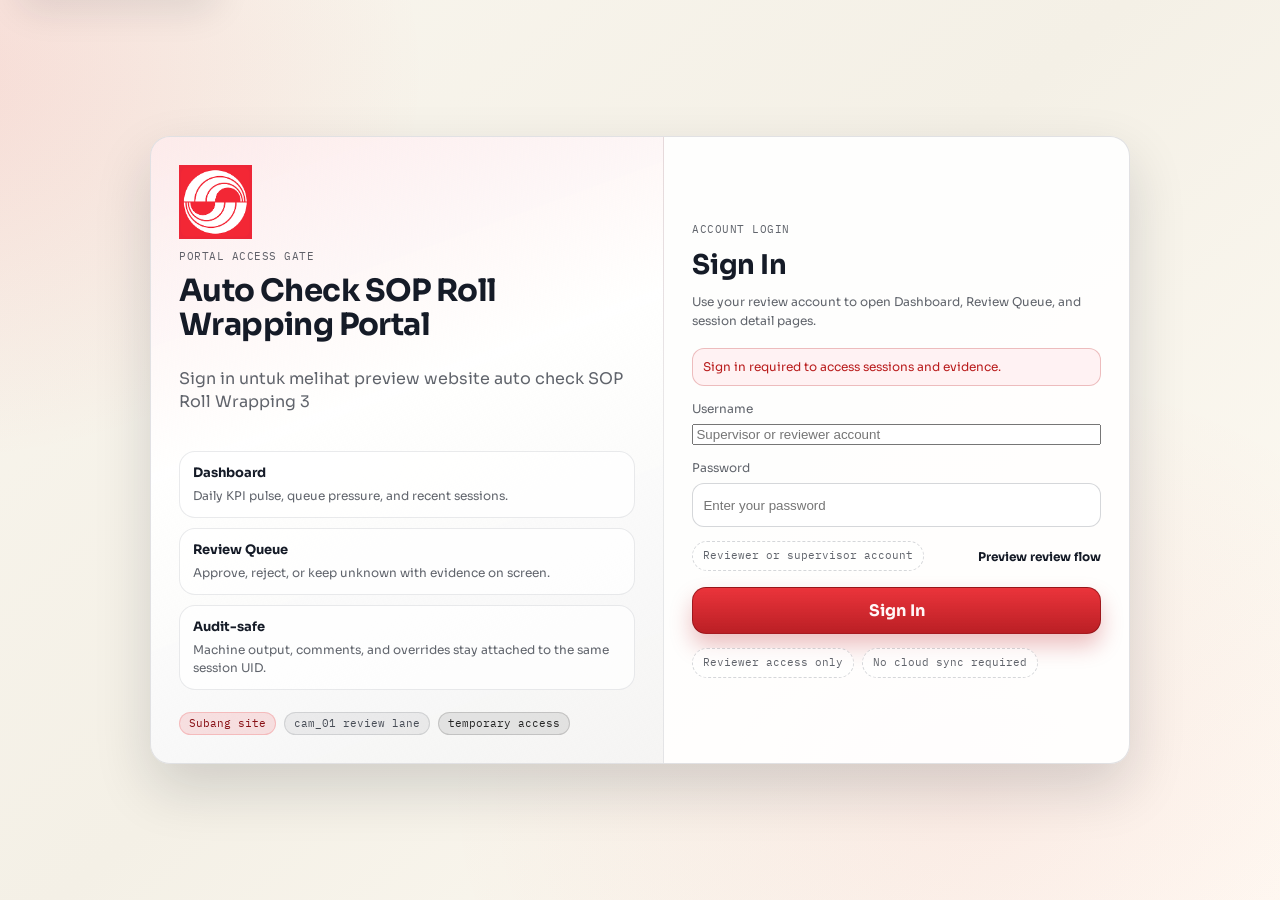
<file: mockups/login.html>
<!DOCTYPE html>
<html lang="en">
  <head>
    <meta charset="UTF-8" />
    <meta name="viewport" content="width=device-width, initial-scale=1.0" />
    <title>Roll Wrap SOP | Login Mockup</title>
    <link rel="preconnect" href="https://fonts.googleapis.com" />
    <link rel="preconnect" href="https://fonts.gstatic.com" crossorigin />
    <link rel="stylesheet" href="css/site.css" />
    <link rel="icon" type="image/png" href="assets/images.png" />
  </head>
  <body class="page-login">
    <a class="skip-link" href="#main-content">Skip to Main Content</a>
    <main class="login-shell" id="main-content">
      <section class="login-card login-layout">
        <div class="login-side login-side-brand">
          <div class="login-brand">
            <img
              src="assets/images.png"
              alt="Site logo"
              class="brand-logo large"
              width="406"
              height="124"
              fetchpriority="high"
            />
            <p class="login-kicker">PORTAL ACCESS GATE</p>
            <h1>Auto Check SOP Roll Wrapping Portal</h1>
            <p class="muted">
              Sign in untuk melihat preview website auto check SOP Roll Wrapping 3
            </p>
          </div>

          <div class="login-trust">
            <div class="login-stat">
              <strong>Dashboard</strong>
              <span>Daily KPI pulse, queue pressure, and recent sessions.</span>
            </div>
            <div class="login-stat">
              <strong>Review Queue</strong>
              <span>Approve, reject, or keep unknown with evidence on screen.</span>
            </div>
            <div class="login-stat">
              <strong>Audit-safe</strong>
              <span>Machine output, comments, and overrides stay attached to the same session UID.</span>
            </div>
          </div>

          <div class="login-note">
            <span class="pill brand">Subang site</span>
            <span class="pill">cam_01 review lane</span>
            <span class="pill ink">temporary access</span>
          </div>
        </div>

        <div class="login-side login-side-form">
          <div class="login-form-head">
            <p class="login-kicker">ACCOUNT LOGIN</p>
            <h2>Sign In</h2>
            <p class="caption">
              Use your review account to open Dashboard, Review Queue, and session detail pages.
            </p>
          </div>

          <form class="login-form" id="login-form">
            <div class="validation-summary login-preview-note" id="login-status" role="alert" aria-live="polite">
              <p>Sign in required to access sessions and evidence.</p>
            </div>

            <div class="login-field">
              <label for="username">Username</label>
              <input id="username" name="username" autocomplete="username" placeholder="Supervisor or reviewer account" />
            </div>

            <div class="login-field">
              <label for="password">Password</label>
              <input id="password" name="password" type="password" autocomplete="current-password" placeholder="Enter your password" />
            </div>

            <div class="login-actions-row">
              <span class="hint">Reviewer or supervisor account</span>
              <a class="login-inline-link" href="review-queue.html">Preview review flow</a>
            </div>

            <button class="btn primary login-submit" type="submit">Sign In</button>

            <div class="login-foot">
              <span class="hint">Reviewer access only</span>
              <span class="hint">No cloud sync required</span>
            </div>
          </form>

        </div>
      </section>
    </main>
    <script type="module" src="js/site.js"></script>
  </body>
</html>
</file>
<file: mockups/css/site.css>
@import url("./foundation.css");
@import url("./portal-core.css");
@import url("./portal-pages.css");
@import url("./page-queue.css?v=20261012-status-colors");
@import url("./page-detail.css?v=20260930-scope-review");
@import url("./portal-states.css");

.page-helmet-alerts .alert-name {
  font-family: var(--sans);
  font-size: 12px;
  font-weight: 700;
  letter-spacing: -0.01em;
}

.page-helmet-alerts .alert-camera {
  display: inline-block;
  max-width: 18ch;
  overflow: hidden;
  text-overflow: ellipsis;
  vertical-align: middle;
  white-space: nowrap;
}

.page-helmet-alert-detail .alert-reference {
  color: var(--muted);
  font-family: var(--mono);
  font-size: 11px;
  letter-spacing: 0.06em;
}
</file>
